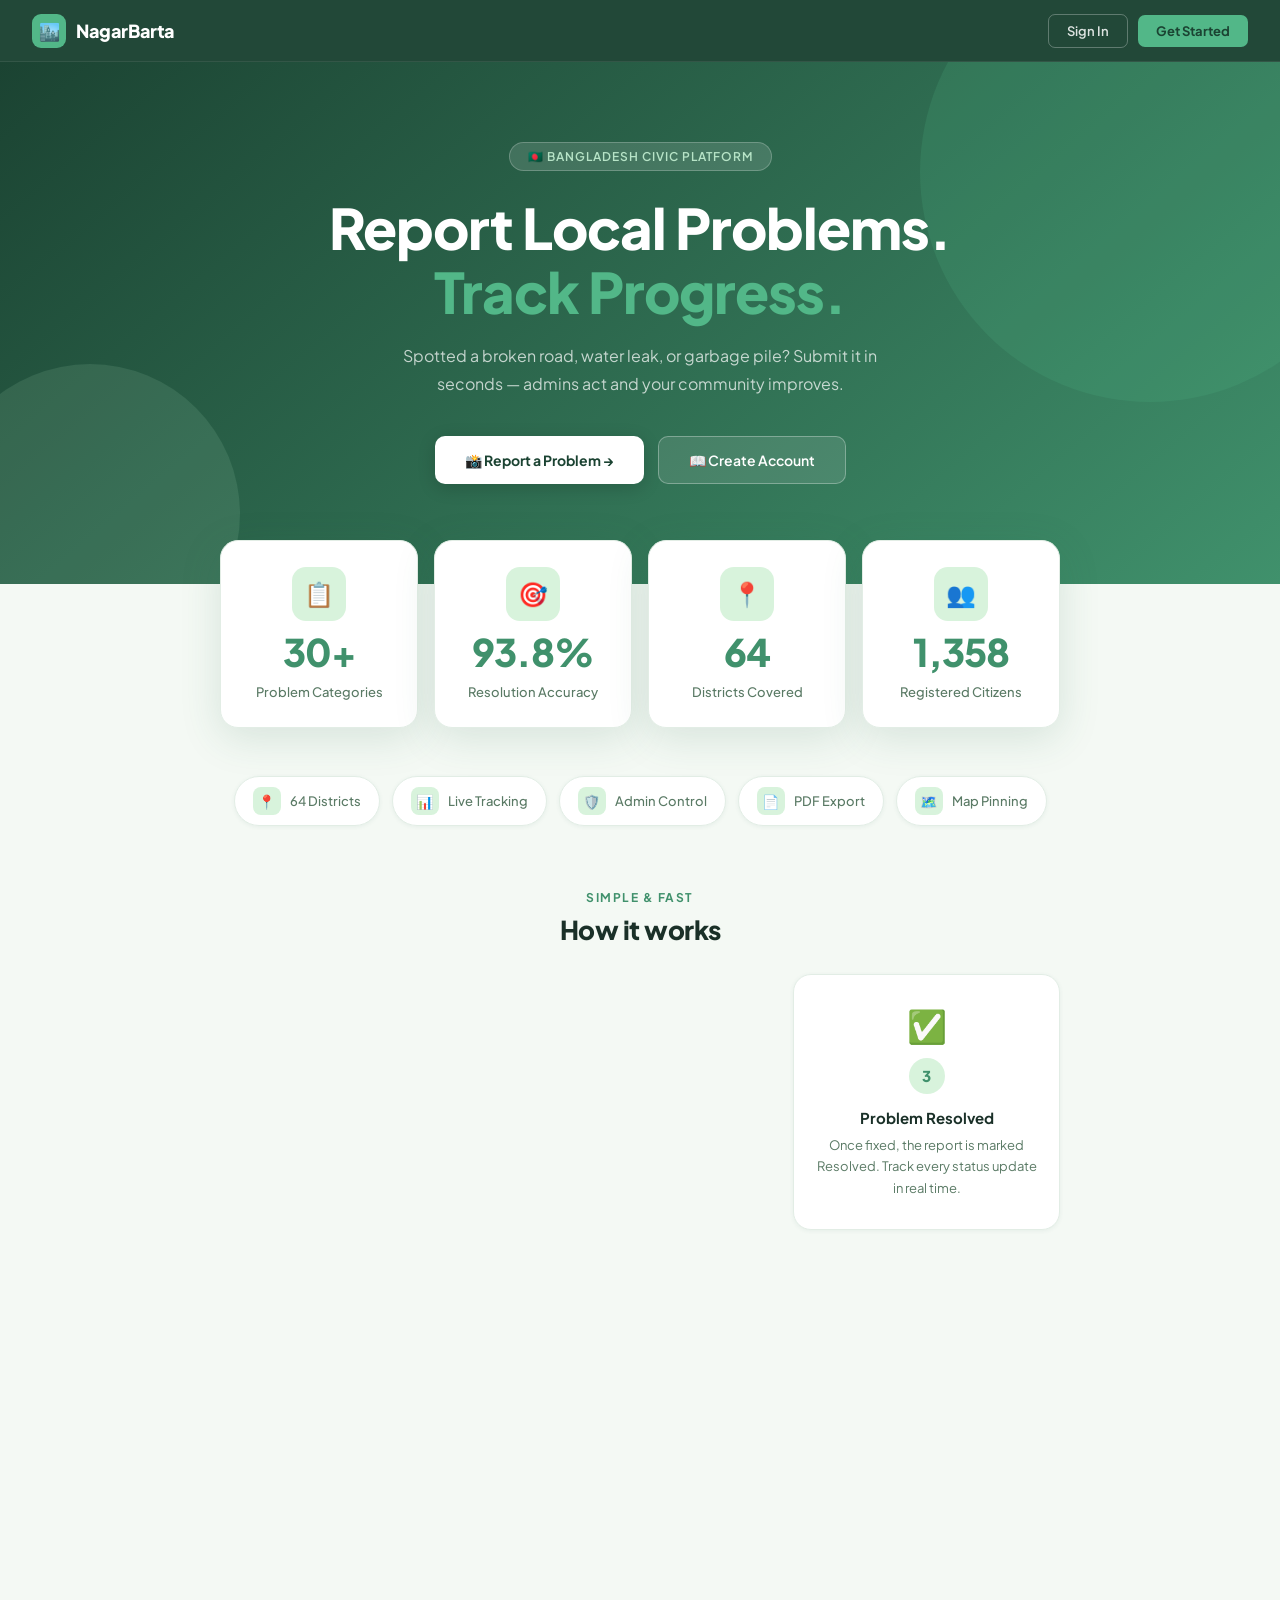
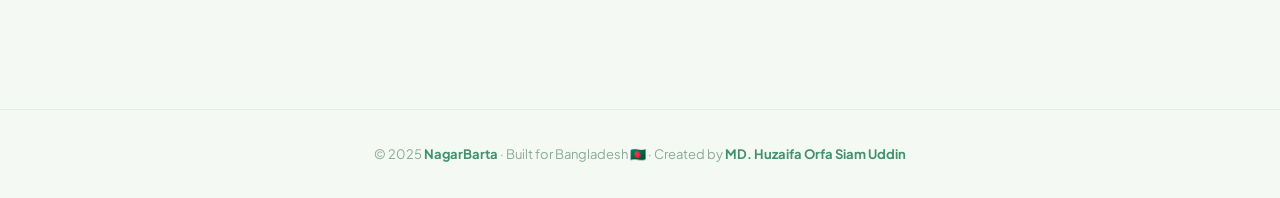
<file: index.html>
<!DOCTYPE html>
<html lang="en">
<head>
    <meta charset="UTF-8">
    <meta name="viewport" content="width=device-width, initial-scale=1.0">
    <title>NagarBarta — Local Problem Reporting</title>
    <link rel="preconnect" href="https://fonts.googleapis.com">
    <link href="https://fonts.googleapis.com/css2?family=Plus+Jakarta+Sans:wght@400;500;600;700;800&display=swap" rel="stylesheet">

<style>
:root {
    --font:          "Plus Jakarta Sans", sans-serif;
    --hero-top:      #1b4332;
    --hero-bottom:   #40916c;
    --green-dark:    #2d6a4f;
    --green-mid:     #40916c;
    --green-accent:  #52b788;
    --green-border:  #b7e4c7;
    --green-pale:    #d8f3dc;
    --page-bg:       #f4f9f4;
    --white:         #ffffff;
    --off-white:     #f8faf8;
    --border:        #e2ede5;
    --text:          #1a3028;
    --text-muted:    #5a7a65;
    --text-faint:    #8aab94;
    --shadow-sm: 0 1px 4px rgba(45,106,79,.07);
    --shadow:    0 4px 20px rgba(45,106,79,.10);
    --shadow-lg: 0 10px 40px rgba(45,106,79,.15);
    --radius:    18px;
    --radius-sm: 10px;
    --radius-xs:  7px;
}

*, *::before, *::after { margin:0; padding:0; box-sizing:border-box; }
html { scroll-behavior: smooth; }
body {
    font-family: var(--font);
    background: var(--page-bg);
    color: var(--text);
    min-height: 100vh;
}

nav {
    position: sticky;
    top: 0; z-index: 200;
    height: 62px;
    padding: 0 32px;
    background: rgba(27,67,50,0.97);
    backdrop-filter: blur(14px);
    border-bottom: 1px solid rgba(255,255,255,0.08);
    display: flex;
    align-items: center;
    justify-content: space-between;
}
.nav-logo {
    display: flex; align-items: center; gap: 10px;
    font-size: 18px; font-weight: 800;
    color: white; letter-spacing: -0.4px;
    text-decoration: none;
}
.nav-logo-box {
    width: 34px; height: 34px;
    background: var(--green-accent);
    border-radius: 9px;
    display: flex; align-items: center; justify-content: center;
    font-size: 17px;
}
.nav-links { display: flex; align-items: center; gap: 10px; }
.btn-nav-ghost {
    padding: 8px 18px;
    background: transparent;
    color: rgba(255,255,255,0.85);
    border: 1px solid rgba(255,255,255,0.28);
    border-radius: var(--radius-xs);
    font-family: var(--font);
    font-size: 13px; font-weight: 600;
    cursor: pointer; transition: all 0.2s;
}
.btn-nav-ghost:hover { background: rgba(255,255,255,0.12); }
.btn-nav-solid {
    padding: 8px 18px;
    background: var(--green-accent);
    color: var(--hero-top);
    border: none; border-radius: var(--radius-xs);
    font-family: var(--font);
    font-size: 13px; font-weight: 700;
    cursor: pointer; transition: all 0.2s;
}
.btn-nav-solid:hover { background: #62c99a; transform: translateY(-1px); }

.hero {
    background: linear-gradient(140deg, var(--hero-top) 0%, var(--hero-bottom) 100%);
    padding: 80px 24px 100px;
    text-align: center;
    position: relative; overflow: hidden;
}
.hero-blob {
    position: absolute; border-radius: 50%; pointer-events: none;
}
.hero-blob-1 {
    width: 460px; height: 460px;
    background: rgba(82,183,136,0.16);
    top: -120px; right: -100px;
}
.hero-blob-2 {
    width: 300px; height: 300px;
    background: rgba(183,228,199,0.12);
    bottom: -80px; left: -60px;
}
.hero-inner { position: relative; z-index: 1; animation: fadeDown 0.7s ease both; }
.hero-badge {
    display: inline-flex; align-items: center; gap: 8px;
    background: rgba(255,255,255,0.13);
    border: 1px solid rgba(255,255,255,0.22);
    color: #b7e4c7;
    font-size: 12px; font-weight: 600;
    letter-spacing: 1px; text-transform: uppercase;
    padding: 6px 18px; border-radius: 30px;
    margin-bottom: 24px;
}
.hero h1 {
    font-size: clamp(32px, 6vw, 56px);
    font-weight: 800; color: white;
    line-height: 1.15; letter-spacing: -1px;
    margin-bottom: 18px;
}
.hero h1 em { font-style: normal; color: var(--green-accent); }
.hero-desc {
    font-size: 16px; color: rgba(255,255,255,0.72);
    max-width: 480px; margin: 0 auto 38px; line-height: 1.75;
}
.hero-btns { display: flex; justify-content: center; gap: 14px; flex-wrap: wrap; }
.btn-hero-white {
    display: inline-flex; align-items: center; gap: 8px;
    padding: 14px 30px;
    background: white; color: var(--hero-top);
    font-family: var(--font); font-size: 14px; font-weight: 700;
    border: none; border-radius: var(--radius-sm);
    cursor: pointer; box-shadow: 0 4px 18px rgba(0,0,0,0.16);
    transition: all 0.25s;
}
.btn-hero-white:hover { transform: translateY(-2px); box-shadow: 0 8px 26px rgba(0,0,0,0.22); }
.btn-hero-ghost {
    display: inline-flex; align-items: center; gap: 8px;
    padding: 14px 30px;
    background: rgba(255,255,255,0.11); color: white;
    font-family: var(--font); font-size: 14px; font-weight: 600;
    border: 1.5px solid rgba(255,255,255,0.3);
    border-radius: var(--radius-sm); cursor: pointer; transition: all 0.25s;
}
.btn-hero-ghost:hover { background: rgba(255,255,255,0.20); }

.stats-wrap {
    max-width: 880px; margin: -44px auto 0;
    padding: 0 20px; position: relative; z-index: 10;
}
.stats-grid {
    display: grid;
    grid-template-columns: repeat(2, 1fr);
    gap: 16px;
}
@media (min-width: 640px) {
    .stats-grid { grid-template-columns: repeat(4, 1fr); }
}
.stat-card {
    background: var(--white);
    border-radius: var(--radius);
    padding: 26px 18px;
    border: 1px solid var(--border);
    box-shadow: var(--shadow-lg);
    display: flex; flex-direction: column;
    align-items: center; text-align: center; gap: 12px;
    transition: transform 0.22s, box-shadow 0.22s;
    animation: fadeUp 0.6s ease both;
}
.stat-card:hover { transform: translateY(-4px); box-shadow: 0 18px 50px rgba(45,106,79,.16); }
.stat-card:nth-child(1) { animation-delay: 0.05s; }
.stat-card:nth-child(2) { animation-delay: 0.12s; }
.stat-card:nth-child(3) { animation-delay: 0.19s; }
.stat-card:nth-child(4) { animation-delay: 0.26s; }
.stat-icon {
    width: 54px; height: 54px;
    background: var(--green-pale);
    border-radius: 14px;
    display: flex; align-items: center; justify-content: center;
    font-size: 24px;
}
.stat-number {
    font-size: 38px; font-weight: 800;
    color: var(--green-mid);
    line-height: 1; letter-spacing: -1px;
}
.stat-label { font-size: 13px; font-weight: 500; color: var(--text-muted); line-height: 1.4; }

.pills-wrap {
    max-width: 880px; margin: 48px auto 0;
    padding: 0 20px;
    display: flex; flex-wrap: wrap; gap: 12px; justify-content: center;
    animation: fadeUp 0.6s ease both 0.2s;
}
.pill {
    display: flex; align-items: center; gap: 9px;
    background: var(--white);
    border: 1px solid var(--border);
    border-radius: 30px;
    padding: 10px 18px;
    font-size: 13px; font-weight: 500; color: var(--text-muted);
    box-shadow: var(--shadow-sm);
    transition: all 0.2s; cursor: default;
}
.pill:hover { border-color: var(--green-border); color: var(--green-dark); transform: translateY(-2px); box-shadow: var(--shadow); }
.pill-icon {
    width: 28px; height: 28px;
    background: var(--green-pale);
    border-radius: 8px;
    display: flex; align-items: center; justify-content: center;
    font-size: 14px;
}

.how-wrap { max-width: 880px; margin: 64px auto 0; padding: 0 20px; }
.section-label {
    text-align: center; font-size: 12px; font-weight: 700;
    letter-spacing: 1.5px; text-transform: uppercase;
    color: var(--green-mid); margin-bottom: 8px;
}
.section-title {
    text-align: center; font-size: 26px; font-weight: 800;
    color: var(--text); letter-spacing: -0.5px; margin-bottom: 28px;
}
.how-grid {
    display: grid;
    grid-template-columns: repeat(auto-fit, minmax(220px, 1fr));
    gap: 20px;
}
.how-card {
    background: var(--white);
    border: 1px solid var(--border);
    border-radius: var(--radius);
    padding: 30px 22px;
    text-align: center;
    box-shadow: var(--shadow-sm);
    transition: all 0.22s;
    animation: fadeUp 0.6s ease both;
}
.how-card:nth-child(1) { animation-delay: 0.05s; }
.how-card:nth-child(2) { animation-delay: 0.13s; }
.how-card:nth-child(3) { animation-delay: 0.21s; }
.how-card:hover { border-color: var(--green-border); box-shadow: var(--shadow); transform: translateY(-3px); }
.how-step {
    width: 36px; height: 36px;
    background: var(--green-pale);
    border-radius: 50%;
    display: flex; align-items: center; justify-content: center;
    font-size: 15px; font-weight: 800; color: var(--green-mid);
    margin: 0 auto 14px;
}
.how-emoji { font-size: 32px; margin-bottom: 12px; }
.how-title { font-size: 15px; font-weight: 700; color: var(--text); margin-bottom: 8px; }
.how-desc  { font-size: 13px; color: var(--text-muted); line-height: 1.65; }

.auth-wrap {
    max-width: 480px;
    margin: 56px auto 0; padding: 0 20px;
    scroll-margin-top: 80px;
}
.auth-card {
    background: var(--white);
    border-radius: var(--radius);
    border: 1px solid var(--border);
    box-shadow: var(--shadow-lg);
    overflow: hidden;
    animation: fadeUp 0.6s ease both 0.1s;
}
.auth-tabs { display: flex; border-bottom: 1px solid var(--border); }
.auth-tab {
    flex: 1; padding: 16px;
    font-family: var(--font); font-size: 14px; font-weight: 600;
    color: var(--text-muted); background: var(--off-white);
    border: none; cursor: pointer; transition: all 0.25s;
}
.auth-tab.active {
    background: var(--white); color: var(--green-mid);
    border-bottom: 3px solid var(--green-mid);
}
.auth-tab:hover:not(.active) { color: var(--text); background: #f0f6f1; }
.form-panel { display: none; padding: 32px; }
.form-panel.active { display: block; animation: panelSlide 0.3s ease; }
.form-panel h2 { font-size: 22px; font-weight: 800; color: var(--text); margin-bottom: 4px; }
.form-panel .sub { font-size: 13px; color: var(--text-muted); margin-bottom: 24px; }
.input-wrap { position: relative; margin-bottom: 14px; }
.input-icon {
    position: absolute; left: 13px; top: 50%;
    transform: translateY(-50%); font-size: 15px; pointer-events: none;
}
.input-wrap input {
    width: 100%;
    padding: 12px 14px 12px 40px;
    background: var(--off-white);
    border: 1.5px solid var(--border);
    border-radius: var(--radius-sm);
    font-family: var(--font); font-size: 14px; color: var(--text);
    outline: none; transition: all 0.22s;
}
.input-wrap input:focus {
    border-color: var(--green-mid);
    background: #f0f9f2;
    box-shadow: 0 0 0 3px rgba(64,145,108,0.12);
}
.toggle-pwd {
    position: absolute; right: 13px; top: 50%;
    transform: translateY(-50%);
    cursor: pointer; font-size: 15px; opacity: 0.45; transition: opacity 0.2s;
}
.toggle-pwd:hover { opacity: 1; }
.role-label-text {
    font-size: 12px; font-weight: 600;
    text-transform: uppercase; letter-spacing: 0.5px;
    color: var(--text-muted); margin-bottom: 10px;
}
.role-row { display: flex; gap: 10px; margin-bottom: 16px; }
.role-card {
    flex: 1; padding: 14px 10px;
    border: 2px solid var(--border); border-radius: var(--radius-sm);
    text-align: center; cursor: pointer;
    background: var(--off-white); transition: all 0.22s;
}
.role-card:hover { border-color: var(--green-border); background: #f0f9f2; }
.role-card.selected { border-color: var(--green-mid); background: var(--green-pale); }
.role-emoji { font-size: 22px; margin-bottom: 5px; }
.role-name  { font-size: 13px; font-weight: 700; color: var(--text); }
.role-desc  { font-size: 11px; color: var(--text-muted); margin-top: 2px; }
.btn-primary {
    width: 100%; padding: 13px;
    background: linear-gradient(135deg, var(--green-mid) 0%, var(--green-dark) 100%);
    color: white; border: none; border-radius: var(--radius-sm);
    font-family: var(--font); font-size: 15px; font-weight: 700;
    cursor: pointer; margin-top: 6px;
    box-shadow: 0 4px 14px rgba(64,145,108,0.32);
    transition: all 0.25s; letter-spacing: 0.2px;
}
.btn-primary:hover { transform: translateY(-2px); box-shadow: 0 8px 22px rgba(64,145,108,0.38); }
.alert { padding: 11px 15px; border-radius: var(--radius-xs); font-size: 13px; font-weight: 500; margin-top: 12px; }
.alert-success { background: var(--green-pale); color: var(--green-dark); border: 1px solid var(--green-border); }
.alert-error   { background: #fee2e2; color: #991b1b; border: 1px solid #fca5a5; }

footer {
    text-align: center;
    padding: 36px 20px;
    margin-top: 64px;
    border-top: 1px solid var(--border);
    font-size: 13px; color: var(--text-faint);
}
footer strong { color: var(--green-mid); }

@keyframes fadeDown {
    from { opacity:0; transform:translateY(-18px); }
    to   { opacity:1; transform:translateY(0); }
}
@keyframes fadeUp {
    from { opacity:0; transform:translateY(18px); }
    to   { opacity:1; transform:translateY(0); }
}
@keyframes panelSlide {
    from { opacity:0; transform:translateX(8px); }
    to   { opacity:1; transform:translateX(0); }
}

@media (max-width: 520px) {
    nav         { padding: 0 16px; }
    .hero       { padding: 56px 20px 80px; }
    .hero h1    { font-size: 30px; }
    .form-panel { padding: 24px 18px; }
}
</style>
</head>
<body>

<nav>
    <a class="nav-logo" href="#">
        <div class="nav-logo-box">🏙️</div>
        NagarBarta
    </a>
    <div class="nav-links">
        <button class="btn-nav-ghost" onclick="scrollToAuth()">Sign In</button>
        <button class="btn-nav-solid" onclick="scrollToAuth('register')">Get Started</button>
    </div>
</nav>

<section class="hero">
    <div class="hero-blob hero-blob-1"></div>
    <div class="hero-blob hero-blob-2"></div>
    <div class="hero-inner">
        <div class="hero-badge">
            🇧🇩 Bangladesh Civic Platform
        </div>
        <h1>
            Report Local Problems.<br>
            <em>Track Progress.</em>
        </h1>
        <p class="hero-desc">
            Spotted a broken road, water leak, or garbage pile?
            Submit it in seconds — admins act and your community improves.
        </p>
        <div class="hero-btns">
            <button class="btn-hero-white" onclick="scrollToAuth()">
                📸 Report a Problem →
            </button>
            <button class="btn-hero-ghost" onclick="scrollToAuth('register')">
                📖 Create Account
            </button>
        </div>
    </div>
</section>

<div class="stats-wrap">
    <div class="stats-grid">
        <div class="stat-card">
            <div class="stat-icon">📋</div>
            <div class="stat-number">30+</div>
            <div class="stat-label">Problem Categories</div>
        </div>
        <div class="stat-card">
            <div class="stat-icon">🎯</div>
            <div class="stat-number">93.8%</div>
            <div class="stat-label">Resolution Accuracy</div>
        </div>
        <div class="stat-card">
            <div class="stat-icon">📍</div>
            <div class="stat-number">64</div>
            <div class="stat-label">Districts Covered</div>
        </div>
        <div class="stat-card">
            <div class="stat-icon">👥</div>
            <div class="stat-number">1,358</div>
            <div class="stat-label">Registered Citizens</div>
        </div>
    </div>
</div>

<div class="pills-wrap">
    <div class="pill"><div class="pill-icon">📍</div> 64 Districts</div>
    <div class="pill"><div class="pill-icon">📊</div> Live Tracking</div>
    <div class="pill"><div class="pill-icon">🛡️</div> Admin Control</div>
    <div class="pill"><div class="pill-icon">📄</div> PDF Export</div>
    <div class="pill"><div class="pill-icon">🗺️</div> Map Pinning</div>
</div>

<div class="how-wrap">
    <p class="section-label">Simple & Fast</p>
    <h2 class="section-title">How it works</h2>
    <div class="how-grid">
        <div class="how-card">
            <div class="how-emoji">📸</div>
            <div class="how-step">1</div>
            <div class="how-title">Spot & Report</div>
            <div class="how-desc">
                Take a photo, pick a category, pin the exact
                location on the map, and submit in under 2 minutes.
            </div>
        </div>
        <div class="how-card">
            <div class="how-emoji">🛡️</div>
            <div class="how-step">2</div>
            <div class="how-title">Admin Reviews</div>
            <div class="how-desc">
                Local administrators review the report,
                verify the details, and assign it for action.
            </div>
        </div>
        <div class="how-card">
            <div class="how-emoji">✅</div>
            <div class="how-step">3</div>
            <div class="how-title">Problem Resolved</div>
            <div class="how-desc">
                Once fixed, the report is marked Resolved.
                Track every status update in real time.
            </div>
        </div>
    </div>
</div>

<div class="auth-wrap" id="auth-section">
    <div class="auth-card">
        <div class="auth-tabs">
            <button class="auth-tab active" onclick="showTab('login')">Sign In</button>
            <button class="auth-tab"        onclick="showTab('register')">Create Account</button>
        </div>

        <div class="form-panel active" id="login-panel">
            <h2>Welcome back 👋</h2>
            <p class="sub">Sign in to access your dashboard</p>
            <div class="input-wrap">
                <span class="input-icon">✉️</span>
                <input type="email" id="login-email" placeholder="Email address">
            </div>
            <div class="input-wrap">
                <span class="input-icon">🔒</span>
                <input type="password" id="login-password" placeholder="Password">
                <span class="toggle-pwd" onclick="togglePwd('login-password',this)">👁️</span>
            </div>
            <button class="btn-primary" onclick="handleLogin()">Sign In →</button>
            <div id="login-msg"></div>
        </div>

        <div class="form-panel" id="register-panel">
            <h2>Join NagarBarta 🏙️</h2>
            <p class="sub">Create your account to start reporting</p>
            <div class="input-wrap">
                <span class="input-icon">👤</span>
                <input type="text" id="reg-name" placeholder="Full name">
            </div>
            <div class="input-wrap">
                <span class="input-icon">✉️</span>
                <input type="email" id="reg-email" placeholder="Email address">
            </div>
            <div class="input-wrap">
                <span class="input-icon">🔒</span>
                <input type="password" id="reg-password" placeholder="Password (min. 6 characters)">
                <span class="toggle-pwd" onclick="togglePwd('reg-password',this)">👁️</span>
            </div>
            <p class="role-label-text">Select your role:</p>
            <div class="role-row">
                <div class="role-card selected" data-role="user" onclick="selectRole(this)">
                    <div class="role-emoji">🏘️</div>
                    <div class="role-name">Citizen</div>
                    <div class="role-desc">Report problems</div>
                </div>
                <div class="role-card" data-role="admin" onclick="selectRole(this)">
                    <div class="role-emoji">🛡️</div>
                    <div class="role-name">Admin</div>
                    <div class="role-desc">Manage reports</div>
                </div>
            </div>
            <button class="btn-primary" onclick="handleRegister()">Create Account →</button>
            <div id="reg-msg"></div>
        </div>
    </div>
</div>

<!-- ✅ UPDATED FOOTER -->
<footer>
    © 2025 <strong>NagarBarta</strong> · Built for Bangladesh 🇧🇩 ·
    Created by <strong>MD. Huzaifa Orfa Siam Uddin</strong>
</footer>

<script>
const API = 'http://localhost:3000';

function scrollToAuth(tab) {
    document.getElementById('auth-section').scrollIntoView({ behavior: 'smooth' });
    if (tab) setTimeout(() => showTab(tab), 380);
}

function showTab(tab) {
    document.querySelectorAll('.auth-tab').forEach((t, i) => {
        t.classList.toggle('active',
            (tab === 'login' && i === 0) || (tab === 'register' && i === 1)
        );
    });
    document.getElementById('login-panel')   .classList.toggle('active', tab === 'login');
    document.getElementById('register-panel').classList.toggle('active', tab === 'register');
}

let selectedRole = 'user';
function selectRole(el) {
    document.querySelectorAll('.role-card').forEach(c => c.classList.remove('selected'));
    el.classList.add('selected');
    selectedRole = el.dataset.role;
}

function togglePwd(id, btn) {
    const inp = document.getElementById(id);
    inp.type  = inp.type === 'password' ? 'text' : 'password';
    btn.textContent = inp.type === 'password' ? '👁️' : '🙈';
}

function showMsg(elId, text, type = 'error') {
    const el = document.getElementById(elId);
    el.innerHTML = `<div class="alert alert-${type}">${text}</div>`;
    setTimeout(() => { if (el) el.innerHTML = ''; }, 4000);
}

async function handleLogin() {
    const email    = document.getElementById('login-email').value.trim();
    const password = document.getElementById('login-password').value;
    if (!email || !password)
        return showMsg('login-msg', '⚠️ Please fill in all fields.');
    try {
        const res  = await fetch(`${API}/api/auth/login`, {
            method: 'POST',
            headers: { 'Content-Type': 'application/json' },
            body: JSON.stringify({ email, password })
        });
        const data = await res.json();
        if (data.success) {
            localStorage.setItem('token', data.token);
            localStorage.setItem('name',  data.name);
            localStorage.setItem('role',  data.role);
            showMsg('login-msg', '✅ Login successful! Redirecting...', 'success');
            setTimeout(() => {
                window.location.href = data.role === 'admin' ? 'admin.html' : 'dashboard.html';
            }, 800);
        } else {
            showMsg('login-msg', '❌ ' + data.message);
        }
    } catch {
        showMsg('login-msg', '❌ Server error. Please try again.');
    }
}

async function handleRegister() {
    const name     = document.getElementById('reg-name').value.trim();
    const email    = document.getElementById('reg-email').value.trim();
    const password = document.getElementById('reg-password').value;
    if (!name || !email || !password)
        return showMsg('reg-msg', '⚠️ Please fill in all fields.');
    if (password.length < 6)
        return showMsg('reg-msg', '⚠️ Password must be at least 6 characters.');
    try {
        const res  = await fetch(`${API}/api/auth/register`, {
            method: 'POST',
            headers: { 'Content-Type': 'application/json' },
            body: JSON.stringify({ name, email, password, role: selectedRole })
        });
        const data = await res.json();
        if (data.success) {
            showMsg('reg-msg', '✅ ' + data.message, 'success');
            setTimeout(() => showTab('login'), 1500);
        } else {
            showMsg('reg-msg', '❌ ' + data.message);
        }
    } catch {
        showMsg('reg-msg', '❌ Server error. Please try again.');
    }
}

document.addEventListener('keydown', e => {
    if (e.key !== 'Enter') return;
    if (document.getElementById('login-panel').classList.contains('active')) handleLogin();
    else handleRegister();
});
</script>
</body>
</html>
</file>
